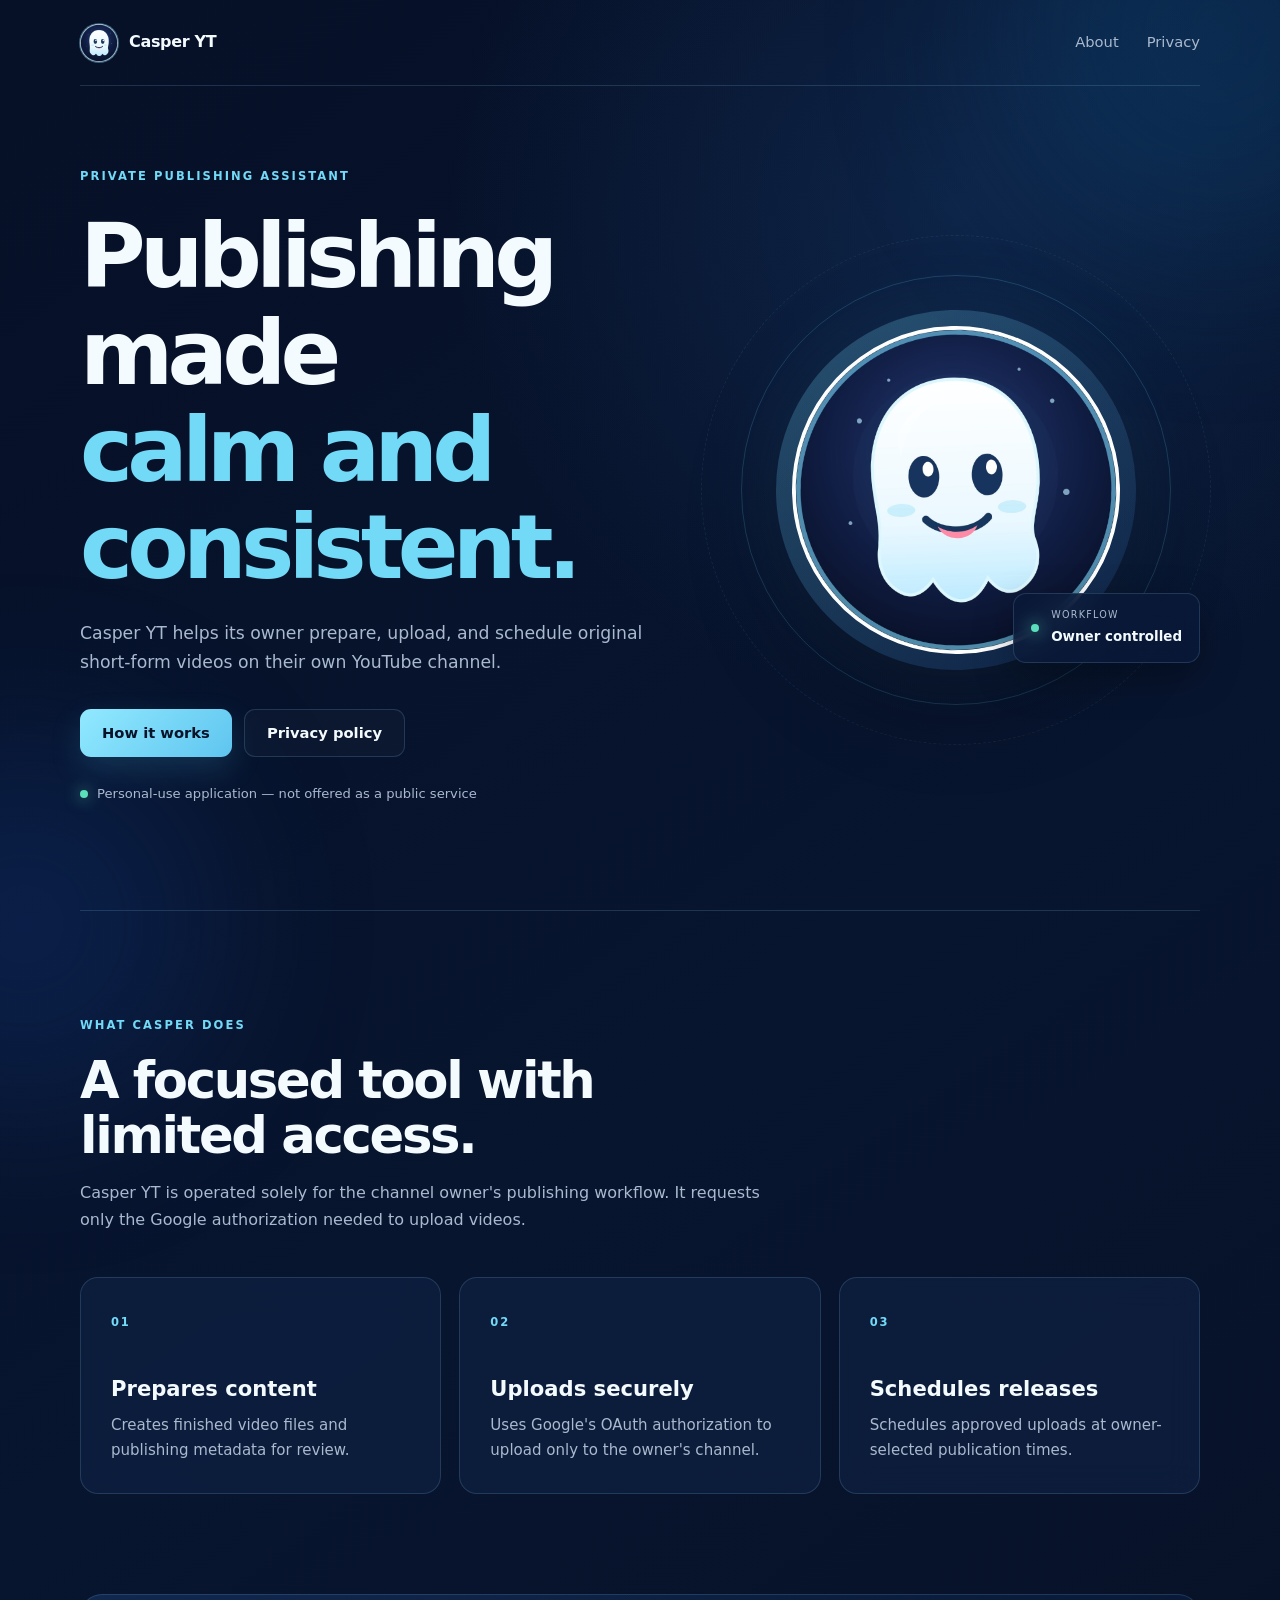
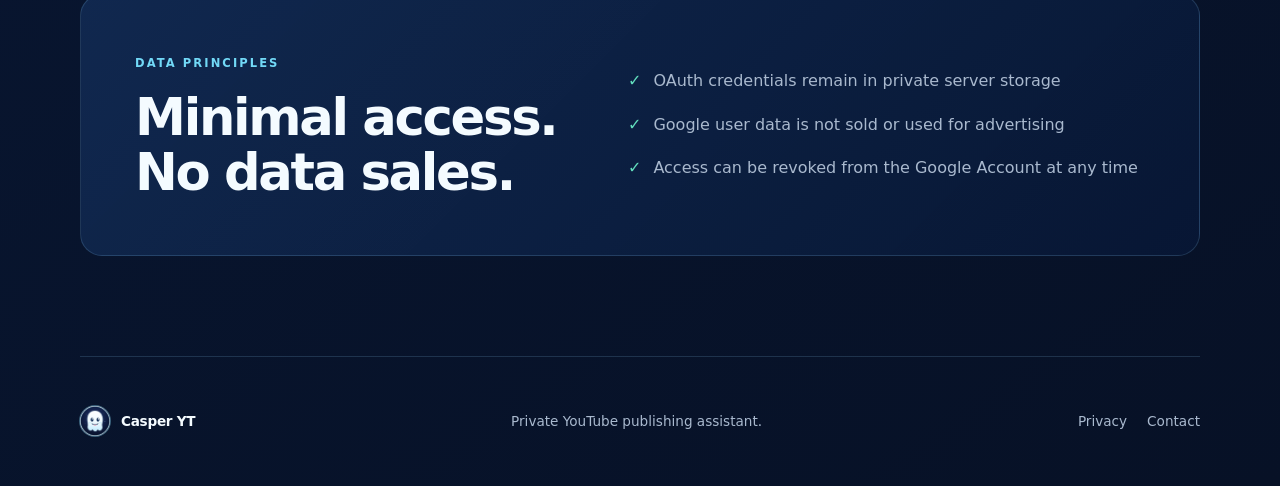
<file: index.html>
<!doctype html>
<html lang="en">
<head>
  <meta charset="utf-8">
  <meta name="viewport" content="width=device-width, initial-scale=1">
  <meta name="description" content="Casper YT is a private publishing assistant used by its owner to prepare, upload, and schedule videos on YouTube.">
  <meta name="theme-color" content="#08142e">
  <title>Casper YT — Private YouTube Publishing Assistant</title>
  <link rel="icon" href="/assets/casper-logo.jpg">
  <link rel="stylesheet" href="/styles.css">
</head>
<body>
  <div class="aurora aurora-one"></div>
  <div class="aurora aurora-two"></div>
  <header class="nav shell">
    <a class="brand" href="/" aria-label="Casper YT home">
      <img src="/assets/casper-logo.jpg" alt="Casper ghost logo">
      <span>Casper YT</span>
    </a>
    <nav aria-label="Primary navigation">
      <a href="#about">About</a>
      <a href="/privacy/">Privacy</a>
    </nav>
  </header>

  <main>
    <section class="hero shell">
      <div class="hero-copy">
        <span class="eyebrow">PRIVATE PUBLISHING ASSISTANT</span>
        <h1>Publishing made<br><span>calm and consistent.</span></h1>
        <p>Casper YT helps its owner prepare, upload, and schedule original short-form videos on their own YouTube channel.</p>
        <div class="actions">
          <a class="button primary" href="#about">How it works</a>
          <a class="button secondary" href="/privacy/">Privacy policy</a>
        </div>
        <p class="private-note"><span></span> Personal-use application — not offered as a public service</p>
      </div>
      <div class="visual" aria-hidden="true">
        <div class="orbit orbit-one"></div>
        <div class="orbit orbit-two"></div>
        <div class="logo-card">
          <img src="/assets/casper-logo.jpg" alt="">
        </div>
        <div class="status-card"><span class="status-dot"></span><div><small>WORKFLOW</small><strong>Owner controlled</strong></div></div>
      </div>
    </section>

    <section class="section shell" id="about">
      <div class="section-heading">
        <span class="eyebrow">WHAT CASPER DOES</span>
        <h2>A focused tool with limited access.</h2>
        <p>Casper YT is operated solely for the channel owner's publishing workflow. It requests only the Google authorization needed to upload videos.</p>
      </div>
      <div class="cards">
        <article class="card">
          <span class="number">01</span>
          <h3>Prepares content</h3>
          <p>Creates finished video files and publishing metadata for review.</p>
        </article>
        <article class="card">
          <span class="number">02</span>
          <h3>Uploads securely</h3>
          <p>Uses Google's OAuth authorization to upload only to the owner's channel.</p>
        </article>
        <article class="card">
          <span class="number">03</span>
          <h3>Schedules releases</h3>
          <p>Schedules approved uploads at owner-selected publication times.</p>
        </article>
      </div>
    </section>

    <section class="trust shell">
      <div>
        <span class="eyebrow">DATA PRINCIPLES</span>
        <h2>Minimal access. No data sales.</h2>
      </div>
      <ul>
        <li><span>✓</span> OAuth credentials remain in private server storage</li>
        <li><span>✓</span> Google user data is not sold or used for advertising</li>
        <li><span>✓</span> Access can be revoked from the Google Account at any time</li>
      </ul>
    </section>
  </main>

  <footer class="shell">
    <div class="brand footer-brand"><img src="/assets/casper-logo.jpg" alt=""><span>Casper YT</span></div>
    <p>Private YouTube publishing assistant.</p>
    <div><a href="/privacy/">Privacy</a><a href="mailto:protohermes@outlook.com">Contact</a></div>
  </footer>
</body>
</html>
</file>
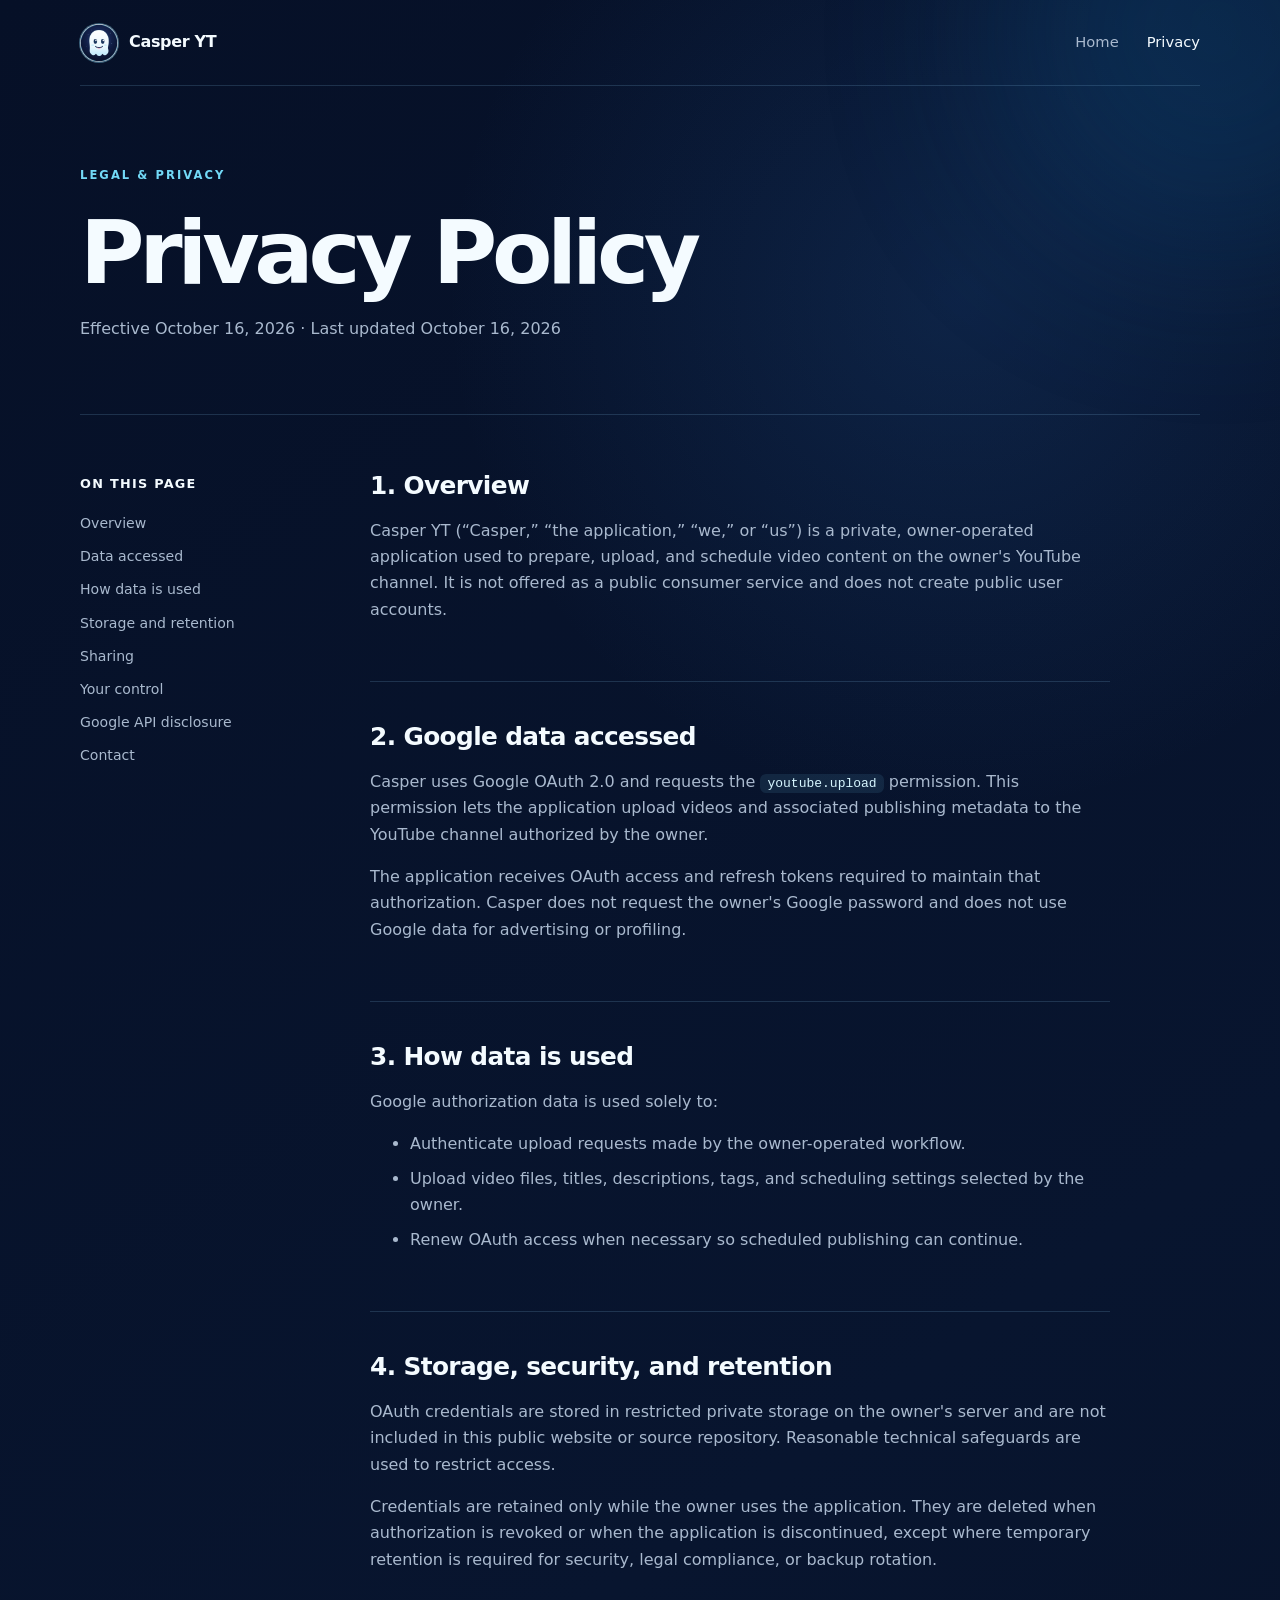
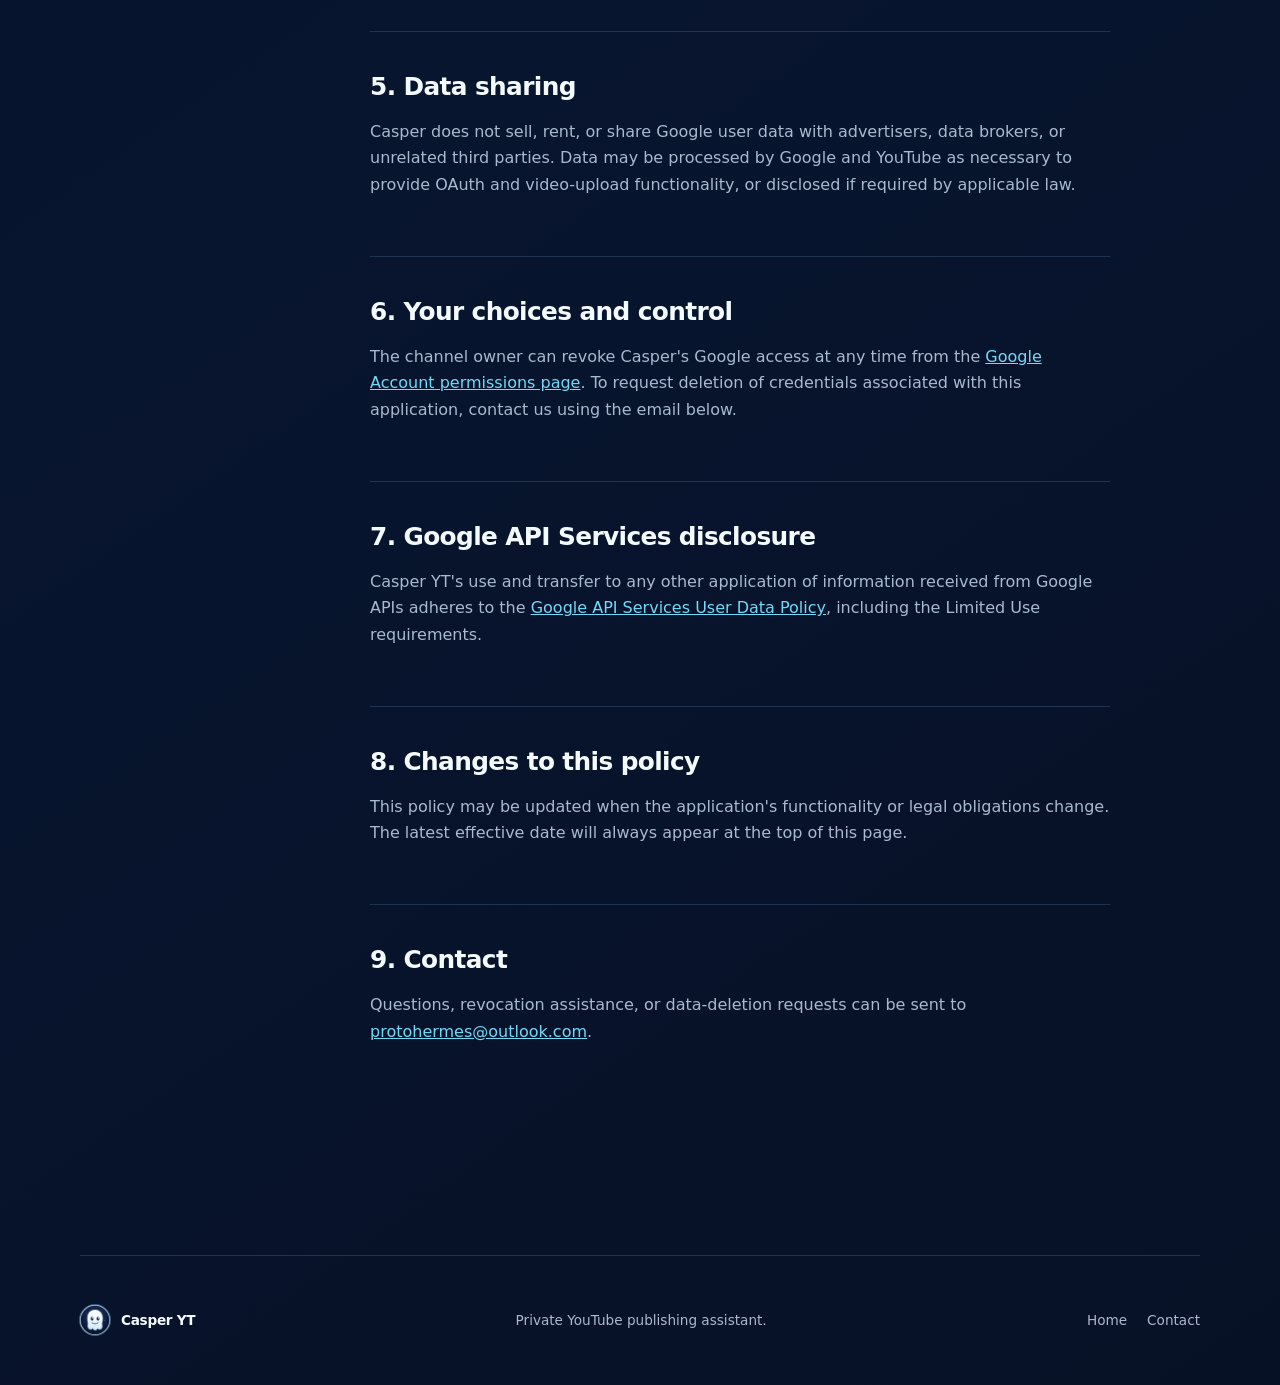
<file: privacy/index.html>
<!doctype html>
<html lang="en">
<head>
  <meta charset="utf-8">
  <meta name="viewport" content="width=device-width, initial-scale=1">
  <meta name="description" content="Privacy Policy for Casper YT, a private YouTube publishing assistant.">
  <meta name="theme-color" content="#08142e">
  <title>Privacy Policy — Casper YT</title>
  <link rel="icon" href="/assets/casper-logo.jpg">
  <link rel="stylesheet" href="/styles.css">
</head>
<body>
  <div class="aurora aurora-one"></div>
  <header class="nav shell">
    <a class="brand" href="/" aria-label="Casper YT home"><img src="/assets/casper-logo.jpg" alt="Casper ghost logo"><span>Casper YT</span></a>
    <nav aria-label="Primary navigation"><a href="/">Home</a><a class="active" href="/privacy/">Privacy</a></nav>
  </header>

  <main class="policy shell">
    <div class="policy-head">
      <span class="eyebrow">LEGAL & PRIVACY</span>
      <h1>Privacy Policy</h1>
      <p>Effective October 16, 2026 · Last updated October 16, 2026</p>
    </div>

    <div class="policy-layout">
      <aside>
        <strong>On this page</strong>
        <a href="#overview">Overview</a>
        <a href="#data">Data accessed</a>
        <a href="#use">How data is used</a>
        <a href="#storage">Storage and retention</a>
        <a href="#sharing">Sharing</a>
        <a href="#control">Your control</a>
        <a href="#google">Google API disclosure</a>
        <a href="#contact">Contact</a>
      </aside>

      <article class="policy-body">
        <section id="overview">
          <h2>1. Overview</h2>
          <p>Casper YT (“Casper,” “the application,” “we,” or “us”) is a private, owner-operated application used to prepare, upload, and schedule video content on the owner's YouTube channel. It is not offered as a public consumer service and does not create public user accounts.</p>
        </section>

        <section id="data">
          <h2>2. Google data accessed</h2>
          <p>Casper uses Google OAuth 2.0 and requests the <code>youtube.upload</code> permission. This permission lets the application upload videos and associated publishing metadata to the YouTube channel authorized by the owner.</p>
          <p>The application receives OAuth access and refresh tokens required to maintain that authorization. Casper does not request the owner's Google password and does not use Google data for advertising or profiling.</p>
        </section>

        <section id="use">
          <h2>3. How data is used</h2>
          <p>Google authorization data is used solely to:</p>
          <ul>
            <li>Authenticate upload requests made by the owner-operated workflow.</li>
            <li>Upload video files, titles, descriptions, tags, and scheduling settings selected by the owner.</li>
            <li>Renew OAuth access when necessary so scheduled publishing can continue.</li>
          </ul>
        </section>

        <section id="storage">
          <h2>4. Storage, security, and retention</h2>
          <p>OAuth credentials are stored in restricted private storage on the owner's server and are not included in this public website or source repository. Reasonable technical safeguards are used to restrict access.</p>
          <p>Credentials are retained only while the owner uses the application. They are deleted when authorization is revoked or when the application is discontinued, except where temporary retention is required for security, legal compliance, or backup rotation.</p>
        </section>

        <section id="sharing">
          <h2>5. Data sharing</h2>
          <p>Casper does not sell, rent, or share Google user data with advertisers, data brokers, or unrelated third parties. Data may be processed by Google and YouTube as necessary to provide OAuth and video-upload functionality, or disclosed if required by applicable law.</p>
        </section>

        <section id="control">
          <h2>6. Your choices and control</h2>
          <p>The channel owner can revoke Casper's Google access at any time from the <a href="https://myaccount.google.com/permissions" rel="noreferrer">Google Account permissions page</a>. To request deletion of credentials associated with this application, contact us using the email below.</p>
        </section>

        <section id="google">
          <h2>7. Google API Services disclosure</h2>
          <p>Casper YT's use and transfer to any other application of information received from Google APIs adheres to the <a href="https://developers.google.com/terms/api-services-user-data-policy" rel="noreferrer">Google API Services User Data Policy</a>, including the Limited Use requirements.</p>
        </section>

        <section id="changes">
          <h2>8. Changes to this policy</h2>
          <p>This policy may be updated when the application's functionality or legal obligations change. The latest effective date will always appear at the top of this page.</p>
        </section>

        <section id="contact">
          <h2>9. Contact</h2>
          <p>Questions, revocation assistance, or data-deletion requests can be sent to <a href="mailto:protohermes@outlook.com">protohermes@outlook.com</a>.</p>
        </section>
      </article>
    </div>
  </main>

  <footer class="shell">
    <div class="brand footer-brand"><img src="/assets/casper-logo.jpg" alt=""><span>Casper YT</span></div>
    <p>Private YouTube publishing assistant.</p>
    <div><a href="/">Home</a><a href="mailto:protohermes@outlook.com">Contact</a></div>
  </footer>
</body>
</html>
</file>
<file: styles.css>
:root {
  --bg: #061027;
  --panel: rgba(16, 33, 67, .68);
  --panel-solid: #102143;
  --line: rgba(139, 198, 235, .18);
  --text: #f4fbff;
  --muted: #a9b9ce;
  --cyan: #72d9f7;
  --blue: #5298ec;
}

* { box-sizing: border-box; }
html { scroll-behavior: smooth; }
body {
  margin: 0;
  min-height: 100vh;
  overflow-x: hidden;
  color: var(--text);
  background:
    radial-gradient(circle at 75% 10%, rgba(35, 91, 159, .24), transparent 32rem),
    linear-gradient(145deg, #061027 0%, #08152f 52%, #071126 100%);
  font-family: Inter, ui-sans-serif, system-ui, -apple-system, BlinkMacSystemFont, "Segoe UI", sans-serif;
  line-height: 1.65;
}

a { color: inherit; }
.shell { width: min(1120px, calc(100% - 40px)); margin-inline: auto; }
.aurora { position: fixed; z-index: -1; border-radius: 999px; filter: blur(90px); opacity: .25; }
.aurora-one { width: 28rem; height: 28rem; background: #11619d; top: -12rem; right: -10rem; }
.aurora-two { width: 23rem; height: 23rem; background: #1748a0; bottom: -13rem; left: -10rem; }

.nav { height: 86px; display: flex; align-items: center; justify-content: space-between; border-bottom: 1px solid var(--line); }
.brand { display: inline-flex; align-items: center; gap: 11px; color: var(--text); text-decoration: none; font-weight: 750; letter-spacing: -.02em; }
.brand img { width: 38px; height: 38px; border-radius: 50%; object-fit: cover; box-shadow: 0 0 0 1px rgba(135, 215, 245, .4); }
.nav nav { display: flex; gap: 28px; }
.nav nav a { color: var(--muted); text-decoration: none; font-size: .92rem; transition: color .2s ease; }
.nav nav a:hover, .nav nav a.active { color: var(--text); }

.hero { min-height: 650px; display: grid; grid-template-columns: 1.08fr .92fr; align-items: center; gap: 58px; padding-block: 76px 92px; }
.eyebrow { display: inline-flex; color: var(--cyan); font-size: .72rem; font-weight: 800; letter-spacing: .18em; }
h1, h2, h3 { line-height: 1.08; margin-top: 0; }
.hero h1 { margin: 20px 0 24px; font-size: clamp(3.15rem, 7vw, 5.8rem); letter-spacing: -.065em; }
.hero h1 span { color: var(--cyan); }
.hero-copy > p { max-width: 650px; color: var(--muted); font-size: 1.08rem; }
.actions { display: flex; flex-wrap: wrap; gap: 12px; margin: 33px 0 26px; }
.button { display: inline-flex; align-items: center; justify-content: center; min-height: 48px; padding: 0 22px; border-radius: 11px; text-decoration: none; font-weight: 750; font-size: .92rem; }
.primary { color: #061329; background: linear-gradient(135deg, #91e9ff, #5fc5ef); box-shadow: 0 12px 30px rgba(64, 185, 229, .18); }
.secondary { color: var(--text); border: 1px solid var(--line); background: rgba(255,255,255,.025); }
.private-note { display: flex; align-items: center; gap: 9px; font-size: .82rem !important; }
.private-note span, .status-dot { width: 8px; height: 8px; border-radius: 50%; background: #5adfba; box-shadow: 0 0 16px rgba(90, 223, 186, .85); }

.visual { position: relative; min-height: 470px; display: grid; place-items: center; }
.logo-card { width: min(360px, 76vw); aspect-ratio: 1; padding: 16px; border-radius: 50%; background: linear-gradient(145deg, rgba(115, 217, 247, .28), rgba(20, 49, 96, .45)); box-shadow: 0 35px 90px rgba(0,0,0,.32), 0 0 80px rgba(78, 157, 218, .13); transform: rotate(-2deg); }
.logo-card img { width: 100%; height: 100%; object-fit: cover; border-radius: 50%; display: block; }
.orbit { position: absolute; border: 1px solid rgba(114, 217, 247, .18); border-radius: 50%; }
.orbit-one { width: 430px; height: 430px; }
.orbit-two { width: 510px; height: 510px; border-style: dashed; opacity: .5; }
.status-card { position: absolute; right: 0; bottom: 62px; display: flex; align-items: center; gap: 12px; padding: 13px 17px; border: 1px solid var(--line); border-radius: 13px; background: rgba(10, 25, 56, .86); backdrop-filter: blur(14px); box-shadow: 0 14px 40px rgba(0,0,0,.3); }
.status-card small { display: block; color: var(--muted); font-size: .6rem; letter-spacing: .13em; }
.status-card strong { font-size: .84rem; }

.section { padding-block: 100px; border-top: 1px solid var(--line); }
.section-heading { max-width: 680px; }
.section h2, .trust h2 { margin: 15px 0 17px; font-size: clamp(2rem, 5vw, 3.2rem); letter-spacing: -.045em; }
.section-heading p { color: var(--muted); }
.cards { display: grid; grid-template-columns: repeat(3, 1fr); gap: 18px; margin-top: 44px; }
.card { padding: 30px; border: 1px solid var(--line); border-radius: 18px; background: var(--panel); backdrop-filter: blur(16px); }
.number { color: var(--cyan); font-size: .72rem; font-weight: 800; letter-spacing: .16em; }
.card h3 { margin: 44px 0 12px; font-size: 1.32rem; }
.card p { margin: 0; color: var(--muted); font-size: .94rem; }
.trust { display: grid; grid-template-columns: .9fr 1.1fr; gap: 70px; align-items: center; margin-bottom: 100px; padding: 54px; border: 1px solid var(--line); border-radius: 22px; background: linear-gradient(135deg, rgba(20, 48, 92, .72), rgba(8, 24, 55, .8)); }
.trust h2 { margin-bottom: 0; }
.trust ul { list-style: none; padding: 0; margin: 0; display: grid; gap: 17px; color: var(--muted); }
.trust li { display: flex; gap: 12px; align-items: flex-start; }
.trust li span { color: #62dfbe; font-weight: 900; }

.policy { padding-block: 75px 110px; }
.policy-head { padding-bottom: 55px; border-bottom: 1px solid var(--line); }
.policy-head h1 { margin: 18px 0 12px; font-size: clamp(3rem, 8vw, 5.5rem); letter-spacing: -.06em; }
.policy-head p { color: var(--muted); }
.policy-layout { display: grid; grid-template-columns: 220px minmax(0, 740px); gap: 70px; padding-top: 58px; }
.policy-layout aside { position: sticky; top: 24px; align-self: start; display: grid; gap: 10px; }
.policy-layout aside strong { margin-bottom: 8px; font-size: .8rem; letter-spacing: .1em; text-transform: uppercase; }
.policy-layout aside a { color: var(--muted); text-decoration: none; font-size: .88rem; }
.policy-layout aside a:hover { color: var(--cyan); }
.policy-body { min-width: 0; }
.policy-body section { scroll-margin-top: 30px; padding-bottom: 42px; margin-bottom: 42px; border-bottom: 1px solid var(--line); }
.policy-body section:last-child { border-bottom: 0; }
.policy-body h2 { margin-bottom: 18px; font-size: 1.55rem; letter-spacing: -.025em; }
.policy-body p, .policy-body li { color: var(--muted); }
.policy-body a { color: var(--cyan); }
.policy-body code { color: #d7f6ff; padding: 2px 7px; border-radius: 6px; background: rgba(114, 217, 247, .1); }
.policy-body li + li { margin-top: 8px; }

footer { min-height: 130px; display: flex; align-items: center; justify-content: space-between; gap: 24px; border-top: 1px solid var(--line); color: var(--muted); font-size: .85rem; }
.footer-brand img { width: 30px; height: 30px; }
footer > div:last-child { display: flex; gap: 20px; }
footer a { text-decoration: none; }
footer a:hover { color: var(--cyan); }

@media (max-width: 850px) {
  .hero { grid-template-columns: 1fr; text-align: center; padding-top: 65px; }
  .hero-copy > p, .actions, .private-note { margin-left: auto; margin-right: auto; justify-content: center; }
  .visual { min-height: 410px; }
  .status-card { right: 7%; }
  .orbit-one { width: 370px; height: 370px; }
  .orbit-two { width: 430px; height: 430px; }
  .cards { grid-template-columns: 1fr; }
  .trust { grid-template-columns: 1fr; gap: 25px; }
  .policy-layout { grid-template-columns: 1fr; }
  .policy-layout aside { position: static; display: none; }
}

@media (max-width: 560px) {
  .shell { width: min(100% - 28px, 1120px); }
  .nav { height: 74px; }
  .nav nav { gap: 16px; }
  .hero { min-height: 0; gap: 15px; padding-bottom: 70px; }
  .hero h1 { font-size: 3.45rem; }
  .visual { min-height: 360px; }
  .orbit-one { width: 315px; height: 315px; }
  .orbit-two { width: 355px; height: 355px; }
  .status-card { bottom: 24px; right: 0; }
  .section { padding-block: 75px; }
  .trust { padding: 32px 25px; margin-bottom: 70px; }
  footer { flex-direction: column; justify-content: center; text-align: center; padding-block: 30px; }
}
</file>
